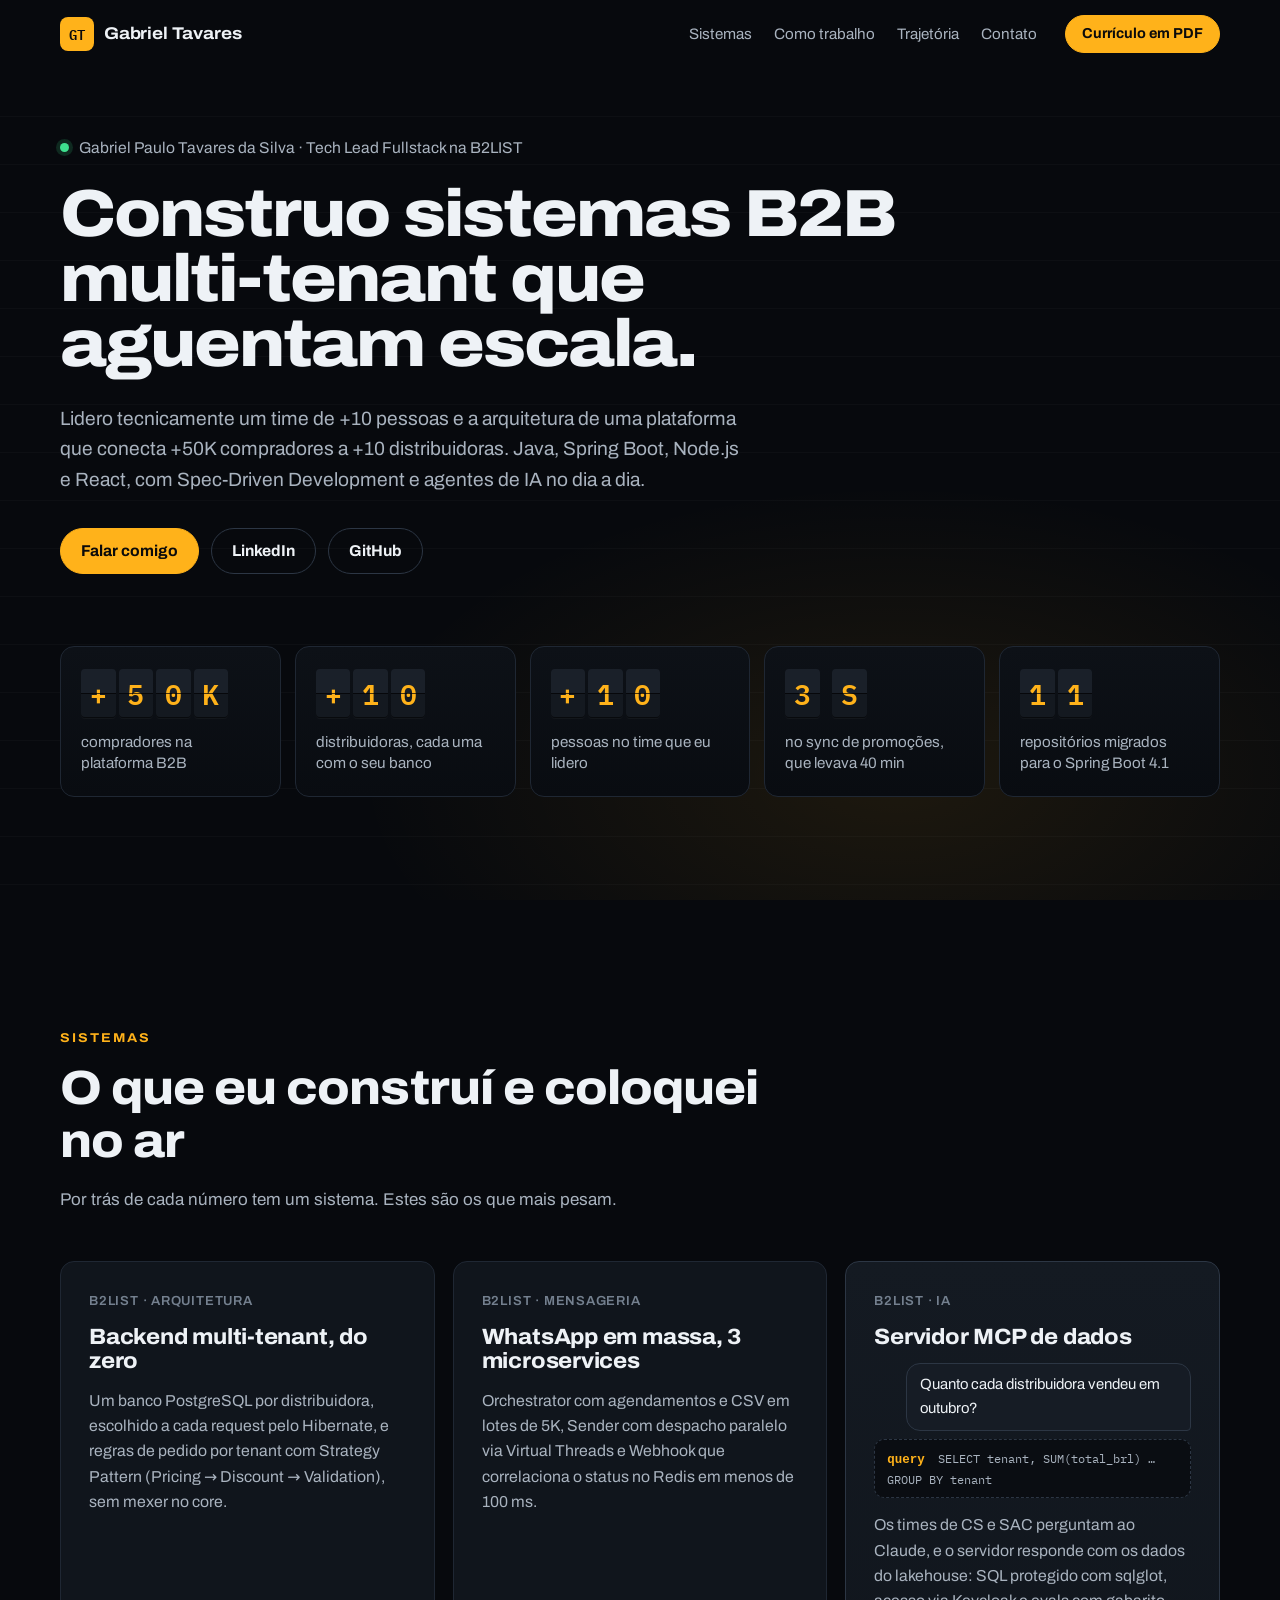
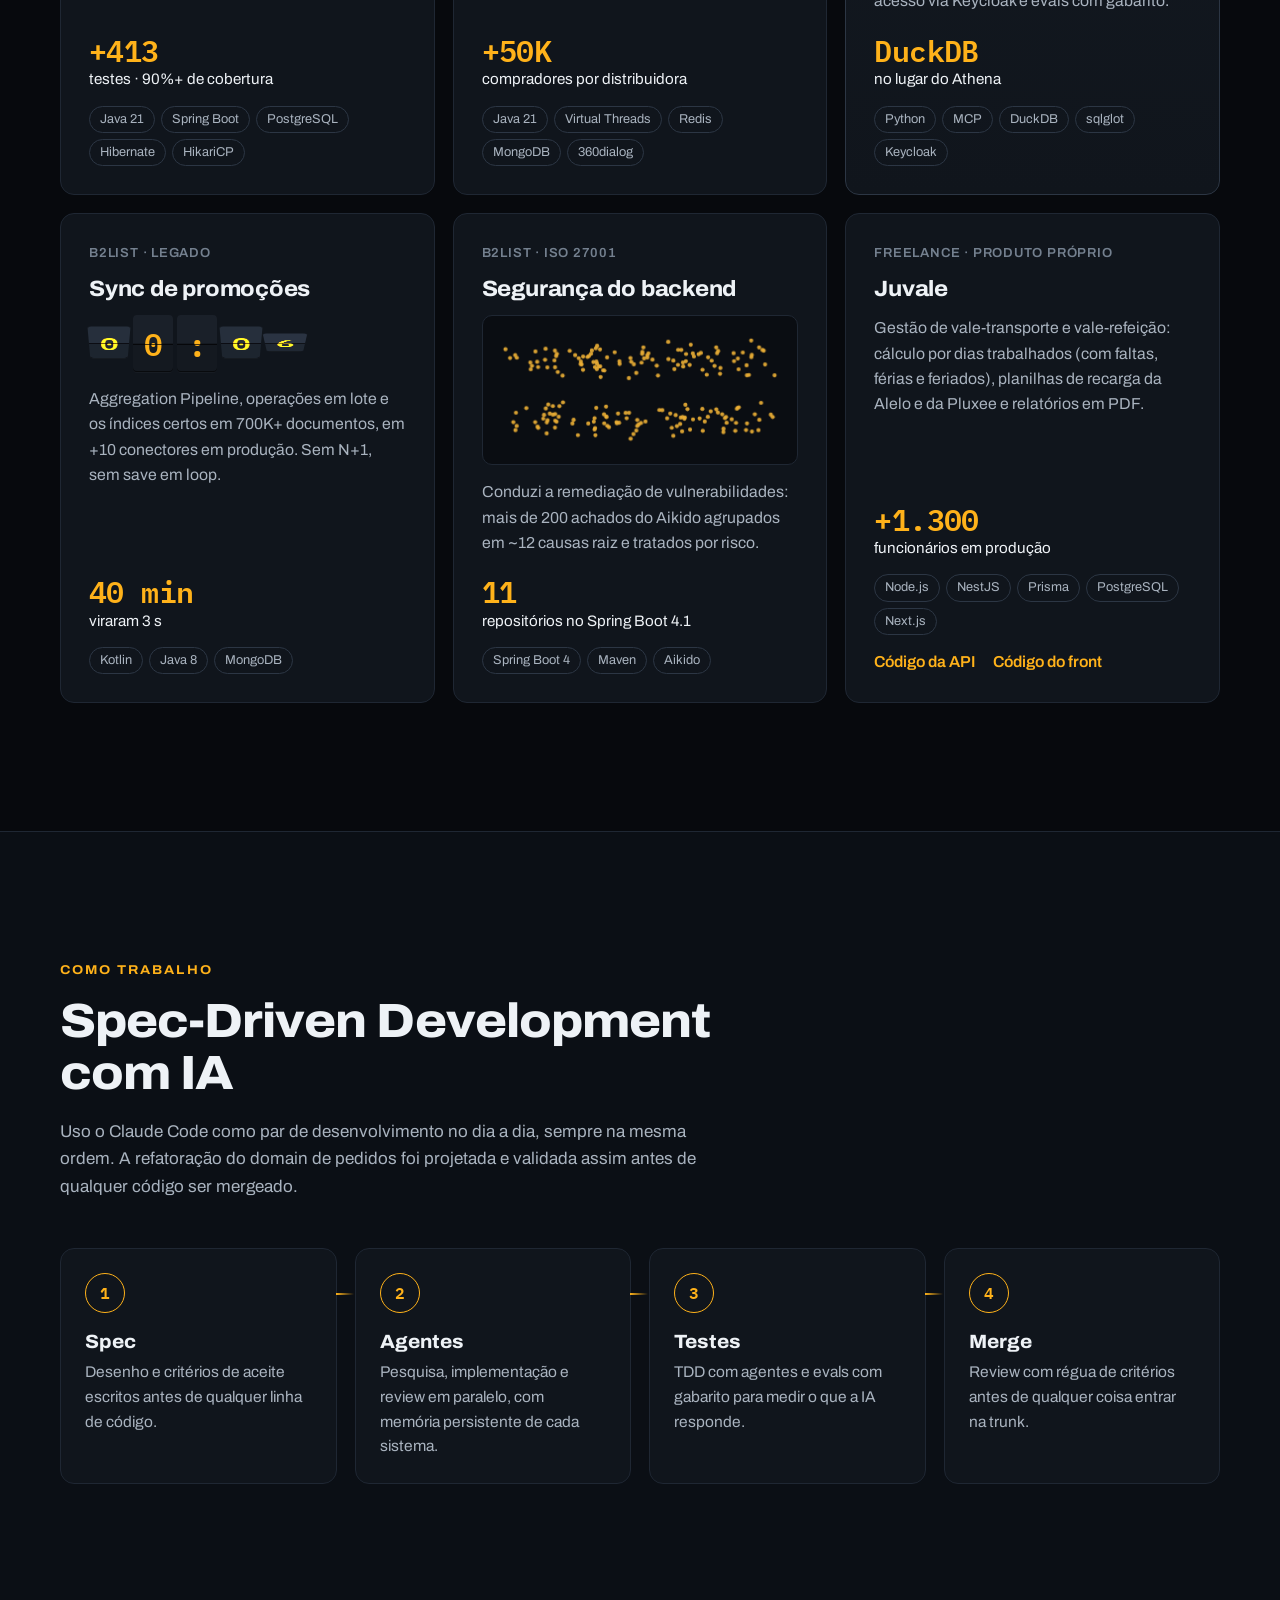
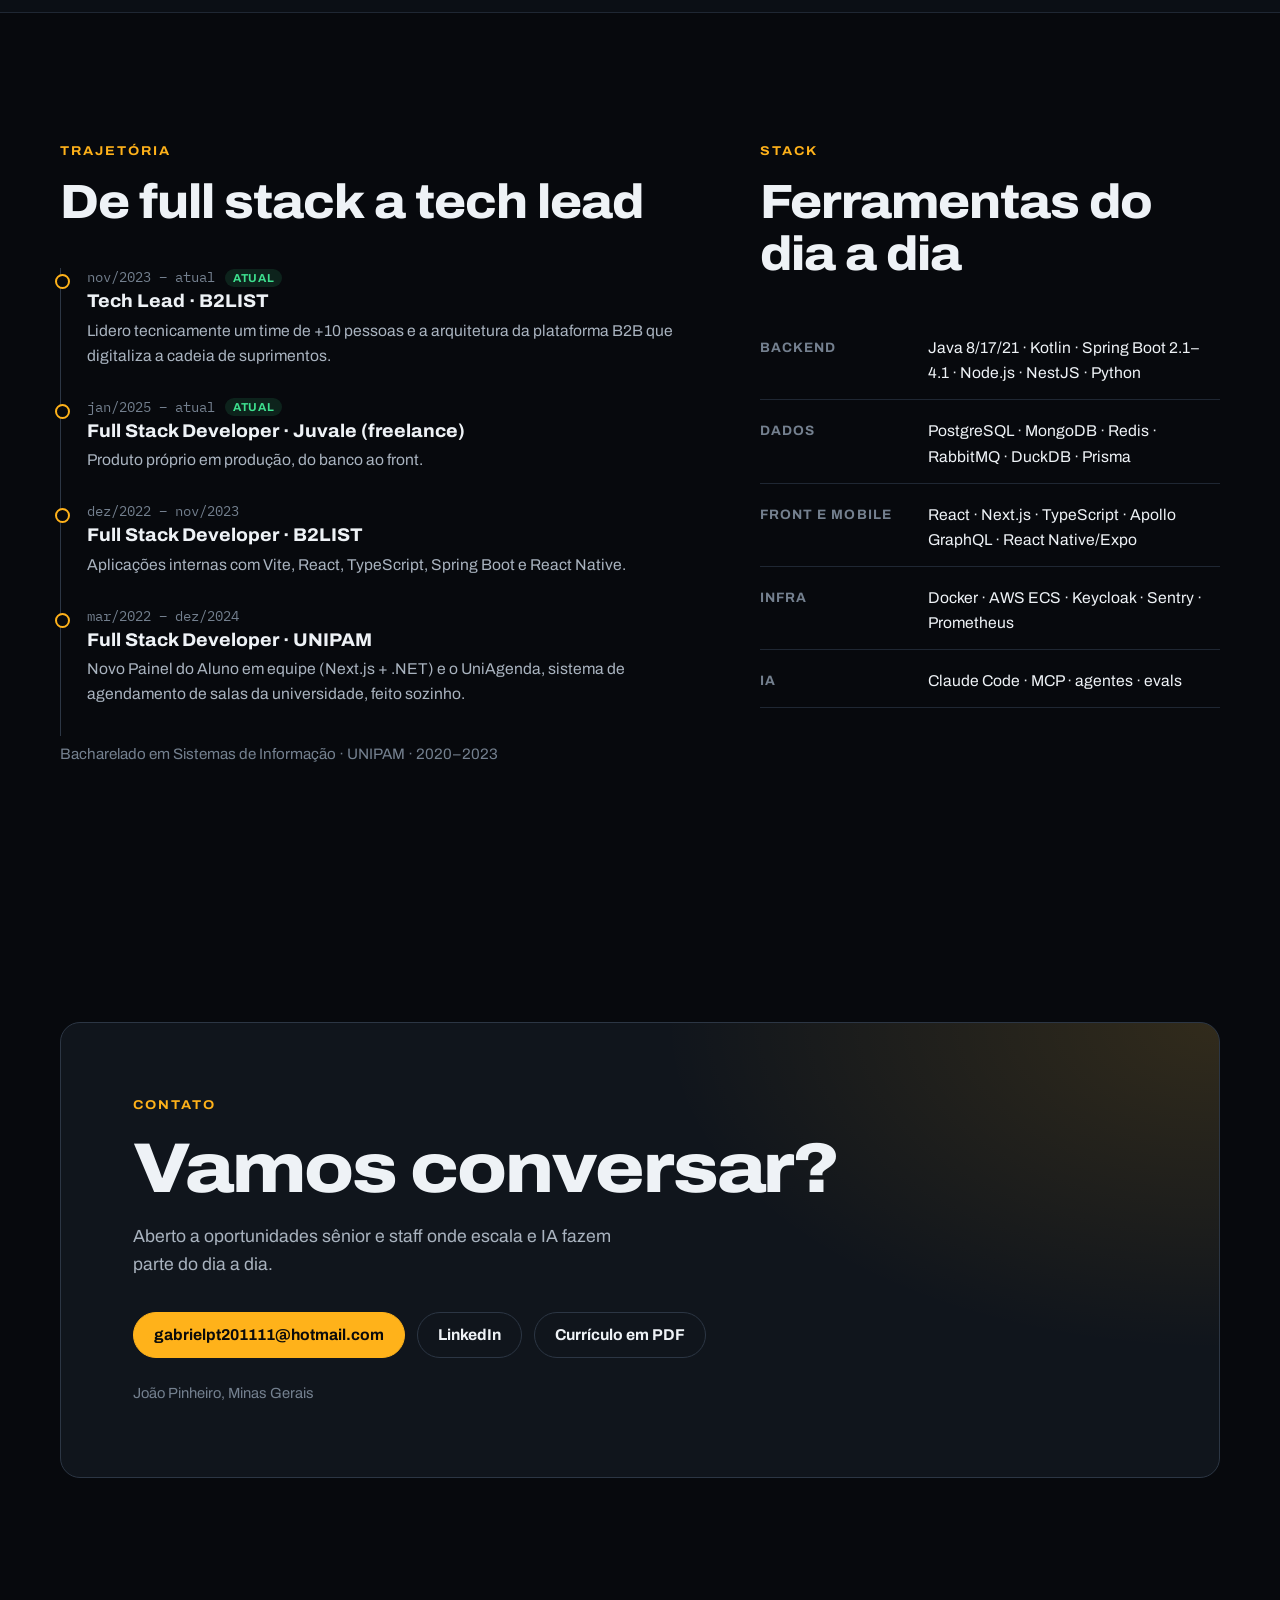
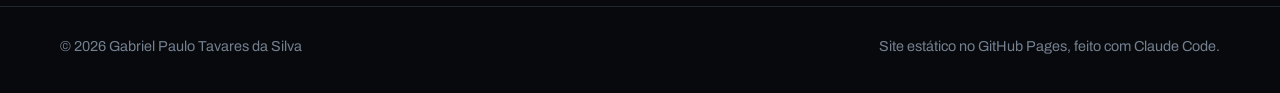
<file: index.html>
<!doctype html>
<html lang="pt-BR">
<head>
<meta charset="utf-8">
<meta name="viewport" content="width=device-width, initial-scale=1">
<title>Gabriel Tavares · Tech Lead Fullstack</title>
<meta name="description" content="Tech Lead Fullstack na B2LIST. Construo sistemas B2B multi-tenant em escala com Java, Spring Boot, Node.js e React, usando Spec-Driven Development com IA.">
<meta name="author" content="Gabriel Paulo Tavares da Silva">
<meta name="theme-color" content="#07090d">
<link rel="canonical" href="https://gabrielpaulot.github.io/">
<meta property="og:type" content="website">
<meta property="og:url" content="https://gabrielpaulot.github.io/">
<meta property="og:site_name" content="Gabriel Tavares">
<meta property="og:title" content="Gabriel Tavares · Tech Lead Fullstack">
<meta property="og:description" content="Sistemas B2B multi-tenant em escala: +50K compradores, +10 distribuidoras, WhatsApp em massa e IA consultando os dados.">
<meta property="og:image" content="https://gabrielpaulot.github.io/assets/img/og.png">
<meta property="og:image:width" content="1200">
<meta property="og:image:height" content="630">
<meta property="og:locale" content="pt_BR">
<meta name="twitter:card" content="summary_large_image">
<link rel="icon" href="assets/img/favicon.svg" type="image/svg+xml">
<link rel="preload" href="assets/fonts/archivo-var-latin.woff2" as="font" type="font/woff2" crossorigin>
<link rel="preload" href="assets/fonts/plexmono-600-latin.woff2" as="font" type="font/woff2" crossorigin>
<script>
  /* Títulos só aparecem com a fonte certa (sem troca de fonte na frente de quem lê); 2,5 s de segurança. */
  (function () {
    var d = document.documentElement;
    d.classList.add('js', 'fontes-carregando');
    function pronto() { d.classList.remove('fontes-carregando'); d.classList.add('fontes-prontas'); }
    setTimeout(pronto, 2500);
    if (document.fonts && document.fonts.load) {
      Promise.all([
        document.fonts.load('800 1em "Archivo"'),
        document.fonts.load('400 1em "Archivo"'),
        document.fonts.load('600 1em "IBM Plex Mono"')
      ]).then(pronto, pronto);
    } else {
      pronto();
    }
  })();
</script>
<link rel="stylesheet" href="assets/css/site.css">
</head>
<body>
<a class="pular" href="#conteudo">Pular para o conteúdo</a>

<header class="topo" data-topo>
  <div class="topo__dentro">
    <a class="marca" href="#inicio" aria-label="Gabriel Tavares, voltar ao início">
      <span class="marca__sigla" aria-hidden="true">GT</span>
      <span class="marca__nome">Gabriel Tavares</span>
    </a>
    <nav class="nav" aria-label="Seções">
      <a href="#sistemas">Sistemas</a>
      <a href="#metodo">Como trabalho</a>
      <a href="#trajetoria">Trajetória</a>
      <a href="#contato">Contato</a>
    </nav>
    <a class="botao botao--pequeno" href="curriculo/Gabriel-Tavares-Curriculo.pdf" download>Currículo<span class="sumir-no-celular">&nbsp;em PDF</span></a>
  </div>
</header>

<main id="conteudo">

  <!-- ============ Abertura ============ -->
  <section class="abertura" id="inicio">
    <div class="moldura">
      <p class="abertura__quem"><span class="led" aria-hidden="true"></span>Gabriel Paulo Tavares da Silva · Tech Lead Fullstack na B2LIST</p>
      <h1 class="abertura__titulo">Construo sistemas B2B multi&#8209;tenant que aguentam escala.</h1>
      <p class="abertura__sub">Lidero tecnicamente um time de +10 pessoas e a arquitetura de uma plataforma que conecta +50K compradores a +10 distribuidoras. Java, Spring Boot, Node.js e React, com Spec-Driven Development e agentes de IA no dia a dia.</p>
      <div class="abertura__acoes">
        <a class="botao" href="mailto:gabrielpt201111@hotmail.com">Falar comigo</a>
        <a class="botao botao--vazado" href="https://www.linkedin.com/in/gabrielpaulotavares" target="_blank" rel="noopener">LinkedIn</a>
        <a class="botao botao--vazado" href="https://github.com/GabrielPauloT" target="_blank" rel="noopener">GitHub</a>
      </div>

      <div class="numeros">
        <a class="numero" href="#pedidos"><span class="numero__valor" data-flip="+50K">+50K</span><span class="numero__rotulo">compradores na plataforma B2B</span></a>
        <a class="numero" href="#pedidos"><span class="numero__valor" data-flip="+10">+10</span><span class="numero__rotulo">distribuidoras, cada uma com o seu banco</span></a>
        <a class="numero" href="#trajetoria"><span class="numero__valor" data-flip="+10">+10</span><span class="numero__rotulo">pessoas no time que eu lidero</span></a>
        <a class="numero" href="#performance"><span class="numero__valor" data-flip="3 S">3 s</span><span class="numero__rotulo">no sync de promoções, que levava 40 min</span></a>
        <a class="numero" href="#seguranca"><span class="numero__valor" data-flip="11">11</span><span class="numero__rotulo">repositórios migrados para o Spring Boot 4.1</span></a>
      </div>
    </div>
  </section>

  <!-- ============ Sistemas ============ -->
  <section class="secao" id="sistemas" aria-labelledby="t-sistemas">
    <div class="moldura">
      <p class="rotulo">Sistemas</p>
      <h2 class="secao__titulo" id="t-sistemas">O que eu construí e coloquei no ar</h2>
      <p class="secao__intro">Por trás de cada número tem um sistema. Estes são os que mais pesam.</p>

      <div class="grade">
        <article class="cartao" id="pedidos" data-revelar>
          <p class="cartao__area">B2LIST · Arquitetura</p>
          <h3 class="cartao__titulo">Backend multi-tenant, do zero</h3>
          <p>Um banco PostgreSQL por distribuidora, escolhido a cada request pelo Hibernate, e regras de pedido por tenant com Strategy Pattern (Pricing → Discount → Validation), sem mexer no core.</p>
          <p class="cartao__numero"><span>+413</span> testes · 90%+ de cobertura</p>
          <ul class="etiquetas" aria-label="Tecnologias"><li>Java 21</li><li>Spring Boot</li><li>PostgreSQL</li><li>Hibernate</li><li>HikariCP</li></ul>
        </article>

        <article class="cartao" id="whatsapp" data-revelar>
          <p class="cartao__area">B2LIST · Mensageria</p>
          <h3 class="cartao__titulo">WhatsApp em massa, 3 microservices</h3>
          <p>Orchestrator com agendamentos e CSV em lotes de 5K, Sender com despacho paralelo via Virtual Threads e Webhook que correlaciona o status no Redis em menos de 100 ms.</p>
          <p class="cartao__numero"><span>+50K</span> compradores por distribuidora</p>
          <ul class="etiquetas" aria-label="Tecnologias"><li>Java 21</li><li>Virtual Threads</li><li>Redis</li><li>MongoDB</li><li>360dialog</li></ul>
        </article>

        <article class="cartao cartao--destaque" id="mcp" data-revelar>
          <p class="cartao__area">B2LIST · IA</p>
          <h3 class="cartao__titulo">Servidor MCP de dados</h3>
          <div class="conversa" aria-label="Exemplo ilustrativo de uso">
            <p class="conversa__pergunta">Quanto cada distribuidora vendeu em outubro?</p>
            <p class="conversa__ferramenta"><code>query</code> SELECT tenant, SUM(total_brl) … GROUP BY tenant</p>
          </div>
          <p>Os times de CS e SAC perguntam ao Claude, e o servidor responde com os dados do lakehouse: SQL protegido com sqlglot, acesso via Keycloak e evals com gabarito.</p>
          <p class="cartao__numero"><span>DuckDB</span> no lugar do Athena</p>
          <ul class="etiquetas" aria-label="Tecnologias"><li>Python</li><li>MCP</li><li>DuckDB</li><li>sqlglot</li><li>Keycloak</li></ul>
        </article>

        <article class="cartao" id="performance" data-revelar>
          <p class="cartao__area">B2LIST · Legado</p>
          <h3 class="cartao__titulo">Sync de promoções</h3>
          <div class="cronometro" data-cronometro data-de="40:00" data-para="00:03" aria-label="De 40 minutos para 3 segundos">
            <span class="cronometro__texto">00:03</span>
          </div>
          <p>Aggregation Pipeline, operações em lote e os índices certos em 700K+ documentos, em +10 conectores em produção. Sem N+1, sem save em loop.</p>
          <p class="cartao__numero"><span>40 min</span> viraram 3 s</p>
          <ul class="etiquetas" aria-label="Tecnologias"><li>Kotlin</li><li>Java 8</li><li>MongoDB</li></ul>
        </article>

        <article class="cartao" id="seguranca" data-revelar>
          <p class="cartao__area">B2LIST · ISO 27001</p>
          <h3 class="cartao__titulo">Segurança do backend</h3>
          <canvas class="pontos" data-pontos width="560" height="150" aria-label="Mais de 200 achados se agrupando em 12 causas raiz" role="img"></canvas>
          <p>Conduzi a remediação de vulnerabilidades: mais de 200 achados do Aikido agrupados em ~12 causas raiz e tratados por risco.</p>
          <p class="cartao__numero"><span>11</span> repositórios no Spring Boot 4.1</p>
          <ul class="etiquetas" aria-label="Tecnologias"><li>Spring Boot 4</li><li>Maven</li><li>Aikido</li></ul>
        </article>

        <article class="cartao" id="juvale" data-revelar>
          <p class="cartao__area">Freelance · Produto próprio</p>
          <h3 class="cartao__titulo">Juvale</h3>
          <p>Gestão de vale-transporte e vale-refeição: cálculo por dias trabalhados (com faltas, férias e feriados), planilhas de recarga da Alelo e da Pluxee e relatórios em PDF.</p>
          <p class="cartao__numero"><span>+1.300</span> funcionários em produção</p>
          <ul class="etiquetas" aria-label="Tecnologias"><li>Node.js</li><li>NestJS</li><li>Prisma</li><li>PostgreSQL</li><li>Next.js</li></ul>
          <p class="cartao__links">
            <a href="https://github.com/GabrielPauloT/juvale-api" target="_blank" rel="noopener">Código da API</a>
            <a href="https://github.com/GabrielPauloT/juvale" target="_blank" rel="noopener">Código do front</a>
          </p>
        </article>
      </div>
    </div>
  </section>

  <!-- ============ Método ============ -->
  <section class="secao secao--faixa" id="metodo" aria-labelledby="t-metodo">
    <div class="moldura">
      <p class="rotulo">Como trabalho</p>
      <h2 class="secao__titulo" id="t-metodo">Spec-Driven Development com IA</h2>
      <p class="secao__intro">Uso o Claude Code como par de desenvolvimento no dia a dia, sempre na mesma ordem. A refatoração do domain de pedidos foi projetada e validada assim antes de qualquer código ser mergeado.</p>
      <ol class="etapas">
        <li class="etapa" data-revelar><span class="etapa__n">1</span><h3>Spec</h3><p>Desenho e critérios de aceite escritos antes de qualquer linha de código.</p></li>
        <li class="etapa" data-revelar><span class="etapa__n">2</span><h3>Agentes</h3><p>Pesquisa, implementação e review em paralelo, com memória persistente de cada sistema.</p></li>
        <li class="etapa" data-revelar><span class="etapa__n">3</span><h3>Testes</h3><p>TDD com agentes e evals com gabarito para medir o que a IA responde.</p></li>
        <li class="etapa" data-revelar><span class="etapa__n">4</span><h3>Merge</h3><p>Review com régua de critérios antes de qualquer coisa entrar na trunk.</p></li>
      </ol>
    </div>
  </section>

  <!-- ============ Trajetória ============ -->
  <section class="secao" id="trajetoria" aria-labelledby="t-trajetoria">
    <div class="moldura moldura--dupla">
      <div>
        <p class="rotulo">Trajetória</p>
        <h2 class="secao__titulo" id="t-trajetoria">De full stack a tech lead</h2>
        <ol class="linha-do-tempo">
          <li data-revelar>
            <p class="quando">nov/2023 – atual <span class="selo">atual</span></p>
            <h3>Tech Lead · B2LIST</h3>
            <p>Lidero tecnicamente um time de +10 pessoas e a arquitetura da plataforma B2B que digitaliza a cadeia de suprimentos.</p>
          </li>
          <li data-revelar>
            <p class="quando">jan/2025 – atual <span class="selo">atual</span></p>
            <h3>Full Stack Developer · Juvale (freelance)</h3>
            <p>Produto próprio em produção, do banco ao front.</p>
          </li>
          <li data-revelar>
            <p class="quando">dez/2022 – nov/2023</p>
            <h3>Full Stack Developer · B2LIST</h3>
            <p>Aplicações internas com Vite, React, TypeScript, Spring Boot e React Native.</p>
          </li>
          <li data-revelar>
            <p class="quando">mar/2022 – dez/2024</p>
            <h3>Full Stack Developer · UNIPAM</h3>
            <p>Novo Painel do Aluno em equipe (Next.js + .NET) e o UniAgenda, sistema de agendamento de salas da universidade, feito sozinho.</p>
          </li>
        </ol>
        <p class="formacao">Bacharelado em Sistemas de Informação · UNIPAM · 2020–2023</p>
      </div>

      <div>
        <p class="rotulo">Stack</p>
        <h2 class="secao__titulo">Ferramentas do dia a dia</h2>
        <dl class="stack">
          <div><dt>Backend</dt><dd>Java 8/17/21 · Kotlin · Spring Boot 2.1–4.1 · Node.js · NestJS · Python</dd></div>
          <div><dt>Dados</dt><dd>PostgreSQL · MongoDB · Redis · RabbitMQ · DuckDB · Prisma</dd></div>
          <div><dt>Front e mobile</dt><dd>React · Next.js · TypeScript · Apollo GraphQL · React Native/Expo</dd></div>
          <div><dt>Infra</dt><dd>Docker · AWS ECS · Keycloak · Sentry · Prometheus</dd></div>
          <div><dt>IA</dt><dd>Claude Code · MCP · agentes · evals</dd></div>
        </dl>
      </div>
    </div>
  </section>

  <!-- ============ Contato ============ -->
  <section class="secao" id="contato" aria-labelledby="t-contato">
    <div class="moldura">
      <div class="convite" data-revelar>
        <p class="rotulo">Contato</p>
        <h2 class="convite__titulo" id="t-contato">Vamos conversar?</h2>
        <p>Aberto a oportunidades sênior e staff onde escala e IA fazem parte do dia a dia.</p>
        <div class="abertura__acoes">
          <a class="botao" href="mailto:gabrielpt201111@hotmail.com">gabrielpt201111@hotmail.com</a>
          <a class="botao botao--vazado" href="https://www.linkedin.com/in/gabrielpaulotavares" target="_blank" rel="noopener">LinkedIn</a>
          <a class="botao botao--vazado" href="curriculo/Gabriel-Tavares-Curriculo.pdf" download>Currículo em PDF</a>
        </div>
        <p class="convite__local">João Pinheiro, Minas Gerais</p>
      </div>
    </div>
  </section>
</main>

<footer class="rodape">
  <div class="moldura rodape__dentro">
    <p>© 2026 Gabriel Paulo Tavares da Silva</p>
    <p>Site estático no GitHub Pages, feito com Claude Code.</p>
  </div>
</footer>

<script src="assets/js/site.js" defer></script>
</body>
</html>
</file>
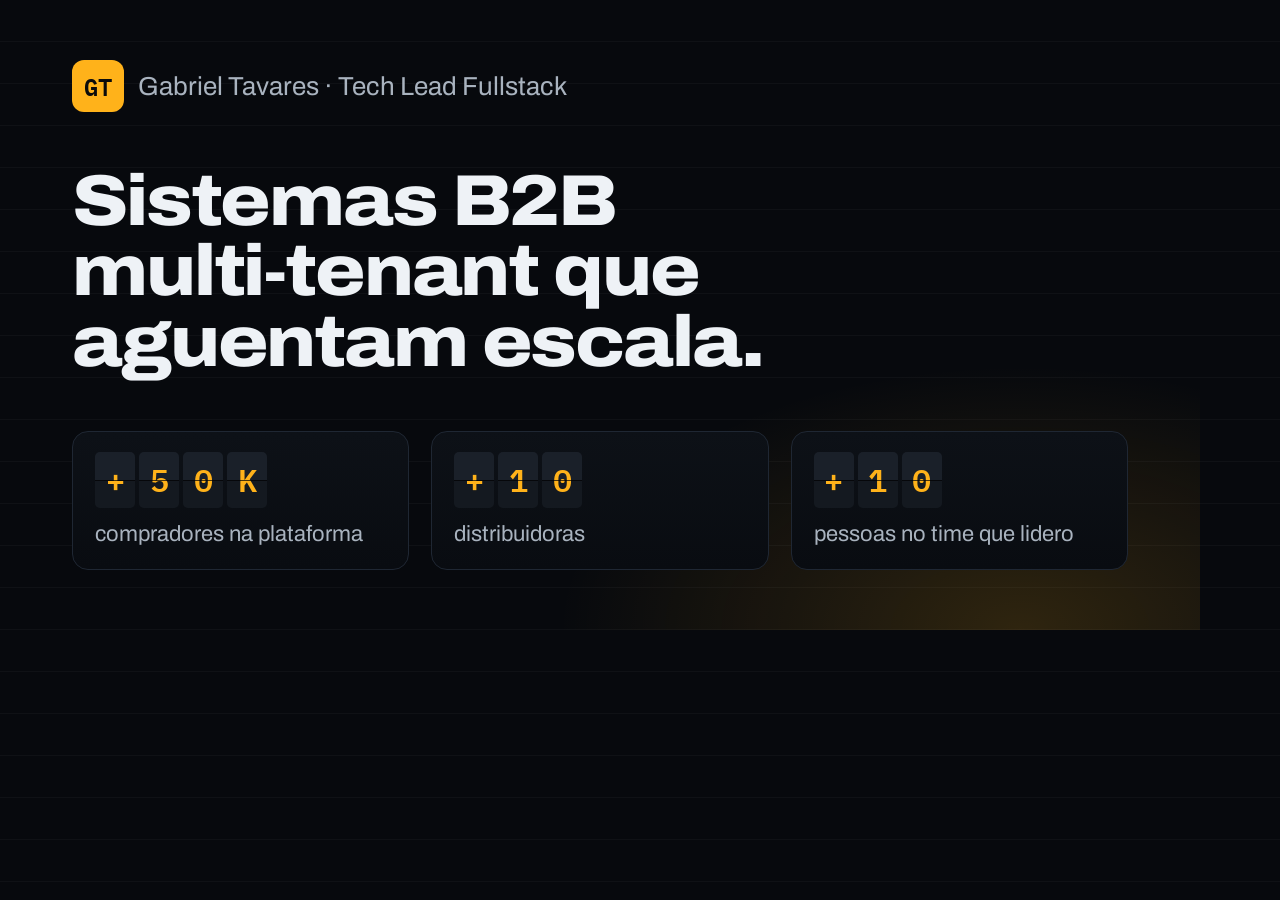
<file: ferramentas/og.html>
<!doctype html>
<html lang="pt-BR">
<head>
<meta charset="utf-8">
<title>Imagem de compartilhamento</title>
<!-- Fonte da imagem assets/img/og.png (1200x630). Regenerar: python3 ferramentas/gerar-og.py -->
<style>
  @font-face { font-family: "Archivo"; src: url("../assets/fonts/archivo-var-latin.woff2") format("woff2"); font-weight: 100 900; font-stretch: 62% 125%; }
  @font-face { font-family: "IBM Plex Mono"; src: url("../assets/fonts/plexmono-600-latin.woff2") format("woff2"); font-weight: 600; }
  * { box-sizing: border-box; margin: 0; }
  html, body { width: 1200px; height: 630px; overflow: hidden; }
  body {
    background:
      radial-gradient(55% 60% at 85% 100%, rgba(255, 178, 26, 0.16), transparent 70%),
      linear-gradient(transparent 0 97%, rgba(255, 255, 255, 0.03) 97% 100%) 0 0 / 100% 42px,
      #07090d;
    color: #eef2f6; font-family: "Archivo", sans-serif;
    padding: 60px 72px; display: flex; flex-direction: column; justify-content: space-between;
  }
  .quem { display: flex; align-items: center; gap: 14px; font-size: 26px; color: #a9b3bf; }
  .sigla { display: grid; place-items: center; width: 52px; height: 52px; border-radius: 12px; background: #ffb21a; color: #0b0b0b; font: 600 24px/1 "IBM Plex Mono", monospace; }
  h1 { font-size: 72px; font-weight: 820; font-stretch: 112%; letter-spacing: -0.03em; line-height: 0.98; max-width: 16ch; }
  .numeros { display: flex; gap: 22px; }
  .numero { flex: 1; padding: 20px 22px; border-radius: 16px; background: linear-gradient(180deg, #0d1117, #090c11); border: 1px solid #1f2733; }
  .valor { display: flex; gap: 4px; margin-bottom: 12px; }
  .p { display: grid; place-items: center; width: 40px; height: 56px; border-radius: 5px; background: linear-gradient(180deg, #1a2029 0 50%, #141920 50% 100%); font: 600 32px/1 "IBM Plex Mono", monospace; color: #ffb21a; position: relative; }
  .p::after { content: ""; position: absolute; left: 0; right: 0; top: 50%; height: 1px; background: rgba(0,0,0,.7); }
  .rotulo { font-size: 22px; color: #a9b3bf; line-height: 1.3; }
</style>
</head>
<body>
  <p class="quem"><span class="sigla">GT</span>Gabriel Tavares · Tech Lead Fullstack</p>
  <h1>Sistemas B2B multi&#8209;tenant que aguentam escala.</h1>
  <div class="numeros" id="numeros"></div>
  <script>
    const itens = [['+50K', 'compradores na plataforma'], ['+10', 'distribuidoras'], ['+10', 'pessoas no time que lidero']];
    const caixa = document.getElementById('numeros');
    for (const [valor, rotulo] of itens) {
      const n = document.createElement('div');
      n.className = 'numero';
      const v = document.createElement('div');
      v.className = 'valor';
      for (const ch of valor) {
        const p = document.createElement('span');
        p.className = 'p';
        p.textContent = ch;
        v.appendChild(p);
      }
      const r = document.createElement('p');
      r.className = 'rotulo';
      r.textContent = rotulo;
      n.append(v, r);
      caixa.appendChild(n);
    }
  </script>
</body>
</html>
</file>
<file: assets/css/site.css>
/* ==========================================================================
   Gabriel Tavares · site pessoal
   Sala de controle: fundo quase preto, um acento só (âmbar de sinalização),
   verde só para status "atual". Números do topo em pastilhas split-flap.
   ========================================================================== */

@font-face {
  font-family: "Archivo";
  src: url("../fonts/archivo-var-latin.woff2") format("woff2");
  font-weight: 100 900;
  font-stretch: 62% 125%;
  font-display: block;
}
@font-face {
  font-family: "IBM Plex Mono";
  src: url("../fonts/plexmono-400-latin.woff2") format("woff2");
  font-weight: 400;
  font-display: block;
}
@font-face {
  font-family: "IBM Plex Mono";
  src: url("../fonts/plexmono-600-latin.woff2") format("woff2");
  font-weight: 600;
  font-display: block;
}

:root {
  /* superfícies */
  --noite: #07090d;
  --noite-2: #0b0f15;
  --painel: #10151c;
  --painel-2: #161c25;
  --linha: #1f2733;
  --linha-forte: #2c3644;
  /* texto */
  --texto: #eef2f6;
  --texto-2: #a9b3bf;
  --texto-3: #74808f;
  /* sinal */
  --ambar: #ffb21a;
  --ambar-claro: #ffd27a;
  --ambar-fundo: rgba(255, 178, 26, 0.08);
  --verde: #3ee08f;
  /* forma */
  --raio: 14px;
  --raio-p: 8px;
  --max: 1160px;
  --f-texto: "Archivo", system-ui, -apple-system, "Segoe UI", sans-serif;
  --f-mono: "IBM Plex Mono", ui-monospace, "SFMono-Regular", Menlo, monospace;
  --ease: cubic-bezier(0.2, 0.7, 0.2, 1);
}

* { box-sizing: border-box; }
html { scroll-behavior: smooth; -webkit-text-size-adjust: 100%; }
@media (prefers-reduced-motion: reduce) { html { scroll-behavior: auto; } }

body {
  margin: 0;
  overflow-x: clip;
  background: var(--noite);
  color: var(--texto);
  font-family: var(--f-texto);
  font-size: 1.0625rem;
  line-height: 1.6;
  font-stretch: 100%;
  -webkit-font-smoothing: antialiased;
}

/* Títulos e números esperam a fonte (sem troca visível) */
.fontes-carregando .abertura,
.fontes-carregando .secao__titulo { opacity: 0; }
.fontes-prontas .abertura,
.fontes-prontas .secao__titulo { opacity: 1; transition: opacity 0.5s var(--ease); }

h1, h2, h3 { margin: 0; line-height: 1.1; font-weight: 750; }
p { margin: 0; }
a { color: inherit; }
img, canvas { display: block; max-width: 100%; }
:focus-visible { outline: 2px solid var(--ambar); outline-offset: 3px; border-radius: 4px; }

.pular {
  position: absolute; left: 12px; top: -60px; z-index: 50;
  padding: 10px 14px; border-radius: var(--raio-p);
  background: var(--ambar); color: #000; font-weight: 700; text-decoration: none;
}
.pular:focus { top: 12px; }
.so-leitor { position: absolute; width: 1px; height: 1px; overflow: hidden; clip: rect(0 0 0 0); white-space: nowrap; }

.moldura { width: min(100% - 32px, var(--max)); margin-inline: auto; }

/* ---------- Topo ---------- */
.topo {
  position: sticky; top: 0; z-index: 20;
  border-bottom: 1px solid transparent;
  transition: background 0.25s, border-color 0.25s;
}
.topo.rolou { background: rgba(7, 9, 13, 0.86); border-color: var(--linha); backdrop-filter: blur(10px); }
.topo__dentro {
  width: min(100% - 32px, var(--max)); margin-inline: auto;
  display: flex; flex-wrap: wrap; align-items: center; gap: 12px 28px;
  min-height: 68px;
}
.marca { display: inline-flex; align-items: center; gap: 10px; text-decoration: none; margin-right: auto; }
.marca__sigla {
  display: grid; place-items: center; width: 34px; height: 34px; border-radius: 8px;
  background: var(--ambar); color: #0b0b0b;
  font: 600 0.9rem/1 var(--f-mono); letter-spacing: 0.02em;
}
.marca__nome { font-weight: 700; font-stretch: 110%; letter-spacing: -0.01em; }
.nav { display: flex; gap: 22px; }
.nav a { color: var(--texto-2); text-decoration: none; font-size: 0.95rem; padding: 6px 0; }
.nav a:hover { color: var(--texto); }

/* ---------- Botões ---------- */
.botao {
  display: inline-flex; align-items: center; justify-content: center; gap: 8px;
  min-height: 46px; padding: 0 20px; border-radius: 999px;
  background: var(--ambar); color: #0b0b0b; border: 1px solid var(--ambar);
  font-weight: 700; font-size: 0.98rem; text-decoration: none;
  transition: transform 0.15s var(--ease), background 0.15s, border-color 0.15s, color 0.15s;
}
.botao:hover { background: var(--ambar-claro); border-color: var(--ambar-claro); transform: translateY(-1px); }
.botao--vazado { background: transparent; color: var(--texto); border-color: var(--linha-forte); }
.botao--vazado:hover { background: var(--painel-2); color: #fff; border-color: var(--texto-2); }
.botao--pequeno { min-height: 38px; padding: 0 16px; font-size: 0.9rem; gap: 0; }

/* ---------- Abertura ---------- */
.abertura {
  position: relative;
  padding: clamp(28px, 5vw, 64px) 0 clamp(56px, 8vw, 104px);
  background:
    radial-gradient(60% 50% at 70% 85%, rgba(255, 178, 26, 0.09), transparent 70%),
    linear-gradient(transparent 0 97%, rgba(255, 255, 255, 0.025) 97% 100%) 0 0 / 100% 48px;
}
.abertura__quem {
  display: inline-flex; align-items: center; gap: 10px;
  color: var(--texto-2); font-size: 0.98rem; margin-bottom: 22px;
}
.led { width: 9px; height: 9px; border-radius: 50%; background: var(--verde); box-shadow: 0 0 0 4px rgba(62, 224, 143, 0.15); flex: none; }
.abertura__titulo {
  max-width: 19ch;
  font-size: clamp(2.4rem, 5.2vw, 4.3rem);
  font-weight: 820; font-stretch: 112%;
  letter-spacing: -0.03em; line-height: 0.98;
}
.abertura__sub { max-width: 62ch; margin-top: 26px; color: var(--texto-2); font-size: clamp(1.05rem, 1.6vw, 1.2rem); }
.abertura__acoes { display: flex; flex-wrap: wrap; gap: 12px; margin-top: 32px; }

/* ---------- Números do topo (pastilhas split-flap) ---------- */
.numeros {
  display: grid; grid-template-columns: repeat(5, minmax(0, 1fr)); gap: 14px;
  margin-top: clamp(44px, 6vw, 72px);
}
.numero {
  display: flex; flex-direction: column; gap: 14px; padding: 22px 20px;
  border-radius: var(--raio);
  background: linear-gradient(180deg, #0d1117, #090c11);
  border: 1px solid var(--linha);
  text-decoration: none; color: inherit;
  transition: border-color 0.2s, transform 0.2s var(--ease);
}
.numero:hover { border-color: rgba(255, 178, 26, 0.45); transform: translateY(-2px); }
.numero__valor {
  --pastilha: clamp(28px, 2.7vw, 38px);
  min-height: calc(var(--pastilha) * 1.42);
  font: 600 2rem/1.1 var(--f-mono); color: var(--ambar);
}
.numero__pastilhas { display: flex; gap: 3px; }
.numero__rotulo { color: var(--texto-2); font-size: 0.95rem; line-height: 1.4; }

.pastilha {
  position: relative; display: grid; place-items: center; flex: none;
  width: var(--pastilha); height: calc(var(--pastilha) * 1.42);
  border-radius: 4px;
  background: linear-gradient(180deg, #1a2029 0 50%, #141920 50% 100%);
  box-shadow: inset 0 -1px 0 rgba(0, 0, 0, 0.6), 0 1px 0 rgba(255, 255, 255, 0.03);
  font: 600 calc(var(--pastilha) * 0.8) / 1 var(--f-mono);
  color: var(--ambar);
  text-transform: uppercase;
}
.pastilha::after {
  content: ""; position: absolute; left: 0; right: 0; top: 50%; height: 1px;
  background: rgba(0, 0, 0, 0.7);
}
.espaco { flex: none; width: calc(var(--pastilha) * 0.18); }
.numero:hover .pastilha { background: linear-gradient(180deg, #202734 0 50%, #19202a 50% 100%); }

/* ---------- Seções ---------- */
.secao { padding: clamp(72px, 10vw, 128px) 0; }
.secao--faixa { background: var(--noite-2); border-block: 1px solid var(--linha); }
.rotulo {
  color: var(--ambar); font-weight: 700; font-stretch: 110%;
  text-transform: uppercase; letter-spacing: 0.16em; font-size: 0.8rem; margin-bottom: 14px;
}
.secao__titulo { font-size: clamp(1.9rem, 4vw, 3rem); font-weight: 800; font-stretch: 108%; letter-spacing: -0.02em; max-width: 22ch; }
.secao__intro { margin-top: 18px; max-width: 64ch; color: var(--texto-2); }

/* ---------- Cartões ---------- */
.grade { display: grid; grid-template-columns: repeat(3, minmax(0, 1fr)); gap: 18px; margin-top: 48px; }
.cartao {
  display: flex; flex-direction: column; gap: 14px;
  padding: 28px; border-radius: var(--raio);
  background: var(--painel); border: 1px solid var(--linha);
  scroll-margin-top: 96px;
  transition: border-color 0.2s, transform 0.2s var(--ease);
}
.cartao:hover { border-color: rgba(255, 178, 26, 0.45); transform: translateY(-2px); }
.cartao:target { border-color: var(--ambar); box-shadow: 0 0 0 4px var(--ambar-fundo); }
.cartao p { color: var(--texto-2); font-size: 0.99rem; }
.cartao__area { color: var(--texto-3) !important; font-size: 0.82rem !important; font-weight: 600; letter-spacing: 0.06em; text-transform: uppercase; }
.cartao__titulo { font-size: 1.38rem; font-weight: 750; font-stretch: 106%; letter-spacing: -0.01em; }
.cartao__numero { margin-top: auto; padding-top: 6px; color: var(--texto) !important; font-size: 0.95rem !important; }
.cartao__numero span { display: block; font: 600 1.9rem/1.1 var(--f-mono); color: var(--ambar); letter-spacing: -0.02em; font-variant-numeric: tabular-nums; }
.cartao--destaque { background: linear-gradient(180deg, #141a22, var(--painel)); border-color: var(--linha-forte); }
.cartao__links { display: flex; flex-wrap: wrap; gap: 8px 18px; }
.cartao__links a { color: var(--ambar); font-weight: 600; text-decoration: none; }
.cartao__links a:hover { text-decoration: underline; }

.etiquetas { list-style: none; margin: 0; padding: 0; display: flex; flex-wrap: wrap; gap: 6px; }
.etiquetas li {
  padding: 3px 10px; border-radius: 999px; border: 1px solid var(--linha-forte);
  color: var(--texto-2); font-size: 0.8rem; line-height: 1.5;
}

/* conversa ilustrativa no cartão do MCP */
.conversa { display: grid; gap: 8px; }
.conversa__pergunta {
  justify-self: end; max-width: 90%;
  padding: 9px 13px; border-radius: 14px 14px 4px 14px;
  background: var(--painel-2); border: 1px solid var(--linha-forte);
  color: var(--texto) !important; font-size: 0.93rem !important;
}
.conversa__ferramenta {
  padding: 9px 12px; border-radius: 10px;
  background: #0a0d12; border: 1px dashed var(--linha-forte);
  font: 400 0.78rem/1.5 var(--f-mono) !important; color: var(--texto-2) !important;
  overflow-wrap: anywhere;
}
.conversa__ferramenta code { color: var(--ambar); font-weight: 600; margin-right: 6px; }

/* cronômetro do sync de promoções */
.cronometro { display: flex; gap: 4px; --pastilha: clamp(30px, 3.4vw, 40px); }
.cronometro .pastilha { font-size: calc(var(--pastilha) * 0.78); }
.cronometro__texto { font: 600 2.4rem/1 var(--f-mono); color: var(--ambar); }
.js .cronometro__texto { display: none; }

/* pontos da segurança */
.pontos { width: 100%; height: 150px; border-radius: 10px; background: #0a0d12; border: 1px solid var(--linha); }

/* ---------- Método ---------- */
.etapas { list-style: none; margin: 48px 0 0; padding: 0; display: grid; grid-template-columns: repeat(4, minmax(0, 1fr)); gap: 18px; }
.etapa { position: relative; padding: 24px; border-radius: var(--raio); background: var(--painel); border: 1px solid var(--linha); }
.etapa:not(:last-child)::after {
  content: ""; position: absolute; top: 44px; right: -18px; width: 18px; height: 2px;
  background: linear-gradient(90deg, var(--ambar), transparent);
}
.etapa__n {
  display: grid; place-items: center; width: 40px; height: 40px; border-radius: 50%;
  border: 1px solid var(--ambar); color: var(--ambar); font: 600 1rem/1 var(--f-mono);
  margin-bottom: 18px;
}
.etapa h3 { font-size: 1.2rem; font-stretch: 106%; margin-bottom: 8px; }
.etapa p { color: var(--texto-2); font-size: 0.97rem; }

/* ---------- Trajetória e stack ---------- */
.moldura--dupla { display: grid; grid-template-columns: 1.15fr 0.85fr; gap: clamp(40px, 6vw, 88px); }
.linha-do-tempo { list-style: none; margin: 40px 0 0; padding: 0; border-left: 1px solid var(--linha-forte); }
.linha-do-tempo li { position: relative; padding: 0 0 30px 26px; }
.linha-do-tempo li::before {
  content: ""; position: absolute; left: -6px; top: 6px; width: 11px; height: 11px; border-radius: 50%;
  background: var(--noite); border: 2px solid var(--ambar);
}
.linha-do-tempo h3 { font-size: 1.15rem; font-stretch: 104%; margin: 4px 0 6px; }
.linha-do-tempo p { color: var(--texto-2); font-size: 0.98rem; }
.quando { font: 400 0.85rem/1.4 var(--f-mono) !important; color: var(--texto-3) !important; display: flex; align-items: center; gap: 10px; }
.selo { padding: 1px 8px; border-radius: 999px; background: rgba(62, 224, 143, 0.12); color: var(--verde); font-family: var(--f-texto); font-size: 0.72rem; font-weight: 700; letter-spacing: 0.06em; text-transform: uppercase; }
.formacao { margin-top: 6px; color: var(--texto-3); font-size: 0.95rem; }

.stack { margin: 40px 0 0; display: grid; gap: 4px; }
.stack div { display: grid; grid-template-columns: 9.5rem 1fr; gap: 16px; padding: 14px 0; border-bottom: 1px solid var(--linha); }
.stack dt { color: var(--texto-3); font-size: 0.85rem; font-weight: 700; text-transform: uppercase; letter-spacing: 0.08em; padding-top: 2px; }
.stack dd { margin: 0; color: var(--texto); font-size: 0.98rem; }

/* ---------- Contato ---------- */
.convite {
  padding: clamp(32px, 6vw, 72px);
  border-radius: calc(var(--raio) + 6px);
  background:
    radial-gradient(80% 120% at 100% 0%, rgba(255, 178, 26, 0.14), transparent 60%),
    var(--painel);
  border: 1px solid var(--linha-forte);
}
.convite__titulo { font-size: clamp(2.2rem, 6vw, 4.4rem); font-weight: 820; font-stretch: 112%; letter-spacing: -0.03em; }
.convite > p:not(.rotulo):not(.convite__local) { margin-top: 16px; color: var(--texto-2); max-width: 52ch; font-size: 1.1rem; }
.convite__local { margin-top: 24px; color: var(--texto-3); font-size: 0.92rem; }
.convite .botao { overflow-wrap: anywhere; }

/* ---------- Rodapé ---------- */
.rodape { border-top: 1px solid var(--linha); padding: 28px 0 36px; color: var(--texto-3); font-size: 0.9rem; }
.rodape__dentro { display: flex; flex-wrap: wrap; justify-content: space-between; gap: 8px 24px; }

/* ---------- Revelação ao rolar ---------- */
.js [data-revelar] { opacity: 0; transform: translateY(14px); transition: opacity 0.6s var(--ease), transform 0.6s var(--ease); }
.js [data-revelar].visivel { opacity: 1; transform: none; }
@media (prefers-reduced-motion: reduce) {
  .js [data-revelar] { opacity: 1; transform: none; transition: none; }
  .cartao, .botao, .numero { transition: none; }
}

/* ---------- Responsivo ---------- */
@media (max-width: 1024px) {
  .numeros { grid-template-columns: repeat(3, minmax(0, 1fr)); }
  .grade { grid-template-columns: repeat(2, minmax(0, 1fr)); }
  .etapas { grid-template-columns: repeat(2, minmax(0, 1fr)); }
  .etapa:nth-child(2)::after { display: none; }
  .moldura--dupla { grid-template-columns: 1fr; }
}
@media (max-width: 760px) {
  .nav { display: none; }
  .sumir-no-celular { display: none; }
  .numeros { grid-template-columns: repeat(2, minmax(0, 1fr)); gap: 10px; }
  .numero { padding: 18px 16px; }
  .grade, .etapas { grid-template-columns: 1fr; }
  .etapa::after { display: none; }
  .stack div { grid-template-columns: 1fr; gap: 4px; }
  .cartao { padding: 22px; }
}
</file>
